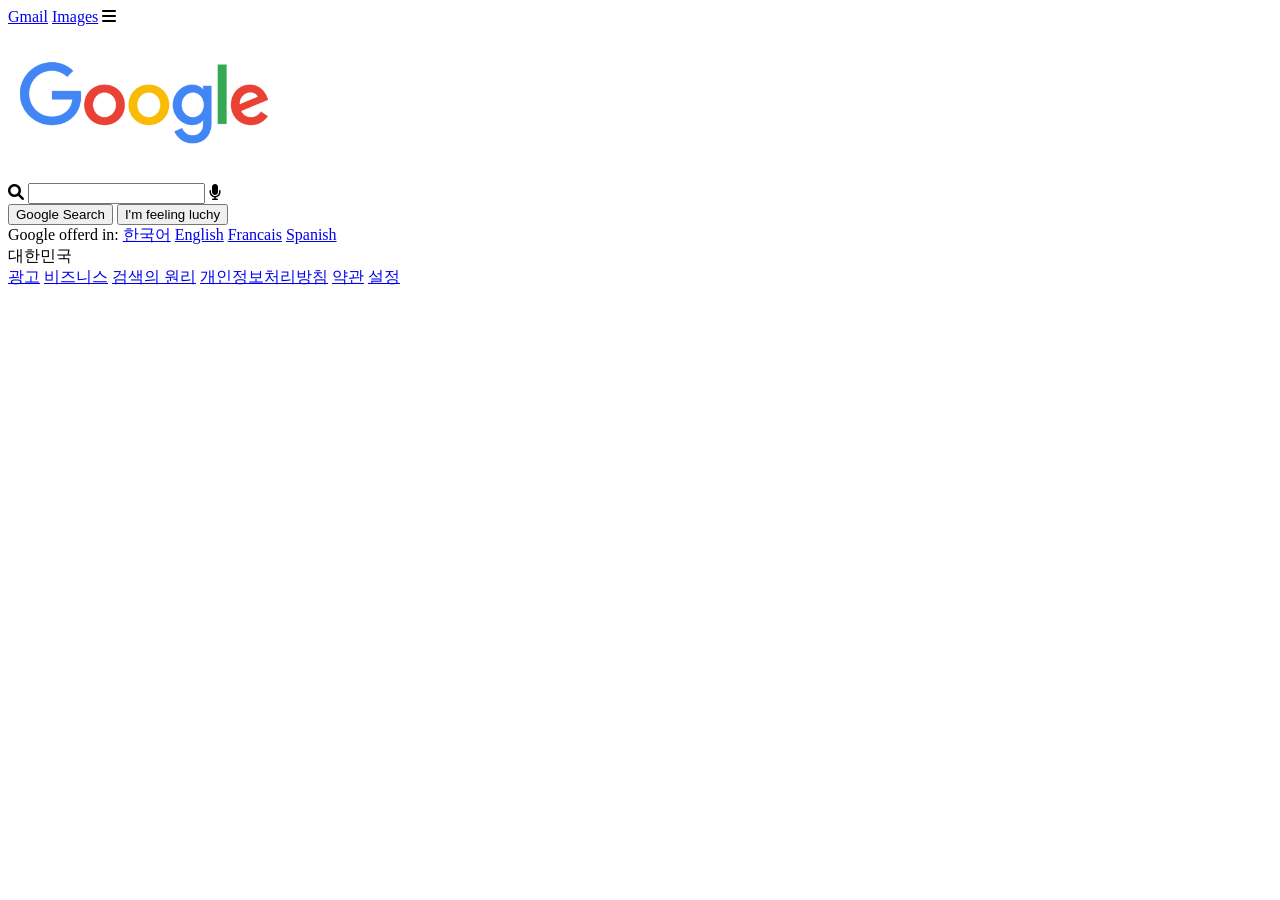
<file: html-day3/index.html>
<!DOCTYPE html>
<html lang="en">
<head>
    <meta charset="UTF-8">
    <meta name="viewport" content="width=device-width, initial-scale=1.0">
    <title>Document</title>
    <link rel="stylesheet" href="https://cdnjs.cloudflare.com/ajax/libs/font-awesome/6.0.0-beta3/css/all.min.css">
</head>
<body>
    <div>
        <a href="#">Gmail</a>
        <a href="#">Images</a>
        <i class="fas fa-bars"></i>
    </div>
    

    <div>
        <img src="google-210916-155837.png" width="272">
        <div>
                <i class="fas fa-search"></i>
                <input type="text"/>
                <i class="fas fa-microphone"></i>
        </div>
        <div>
            <button>Google Search</button>
            <button>I'm feeling luchy</button>
        </div>
        <div>
            Google offerd in:
            <a href="#">한국어</a>
            <a href="#">English</a>
            <a href="#">Francais</a>
            <a href="#">Spanish</a>
        </div>
    </div>


    <div>
        <div>
            대한민국
        </div>
        <div>
            <span>
                <a href="#">광고</a>
                <a href="#">비즈니스</a>
                <a href="#">검색의 원리</a>
            </span>

            <span>
                <a href="#">개인정보처리방침</a>
                <a href="#">약관</a>
                <a href="#">설정</a>
            </span>
 
        </div>
    </div>    
</body>
</html>
</file>
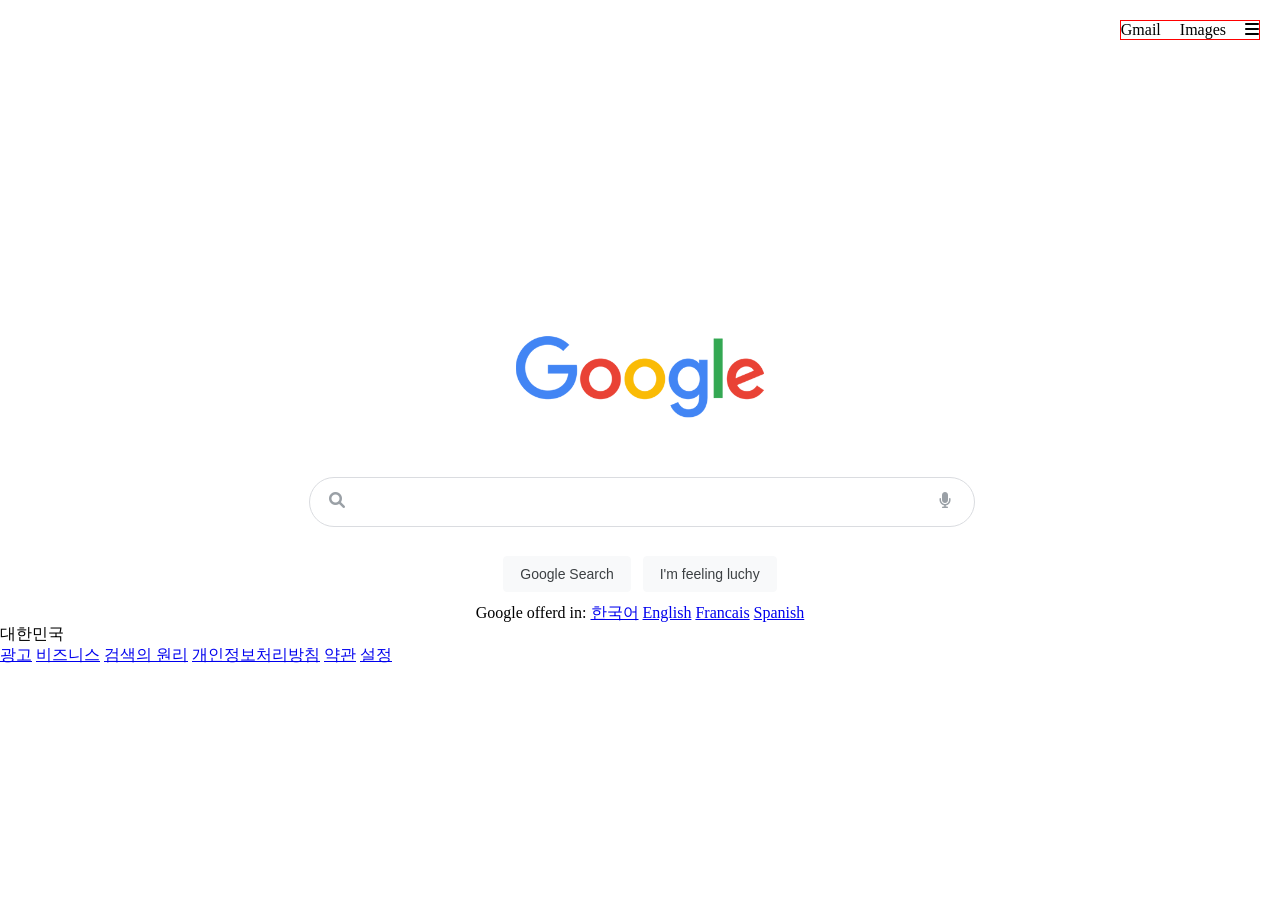
<file: html-day4/index.html>
<!DOCTYPE html>
<html lang="en">
<head>
    <meta charset="UTF-8">
    <meta name="viewport" content="width=device-width, initial-scale=1.0">
    <title>Document</title>
    <link rel="stylesheet" href="style.css">
    <link rel="stylesheet" href="https://cdnjs.cloudflare.com/ajax/libs/font-awesome/6.0.0-beta3/css/all.min.css">
</head>
<body>
    <div class="navbar">
        <a href="#" class="nav-item">Gmail</a>
        <a href="#" class="nav-item">Images</a>
        <i class="fas fa-bars"></i>
    </div>
    

    <div class="main">
        <img src="google-210916-155837.png" width="272">
        <div class="input-area">
                <i class="fas fa-search search-icon"></i>
                <input type ="text", class="input-box"/>
                <i class="fas fa-microphone mic-icon"></i>
        </div>
        <div class="button-area ">
            <button class="button-style">Google Search</button>
            <button class="button-style">I'm feeling luchy</button>
        </div>
        <div>
            Google offerd in:
            <a href="#">한국어</a>
            <a href="#">English</a>
            <a href="#">Francais</a>
            <a href="#">Spanish</a>
        </div>
    </div>


    <div>
        <div>
            대한민국
        </div>
        <div>
            <span>
                <a href="#">광고</a>
                <a href="#">비즈니스</a>
                <a href="#">검색의 원리</a>
            </span>

            <span>
                <a href="#">개인정보처리방침</a>
                <a href="#">약관</a>
                <a href="#">설정</a>
            </span>
 
        </div>
    </div>    
</body>
</html>
</file>
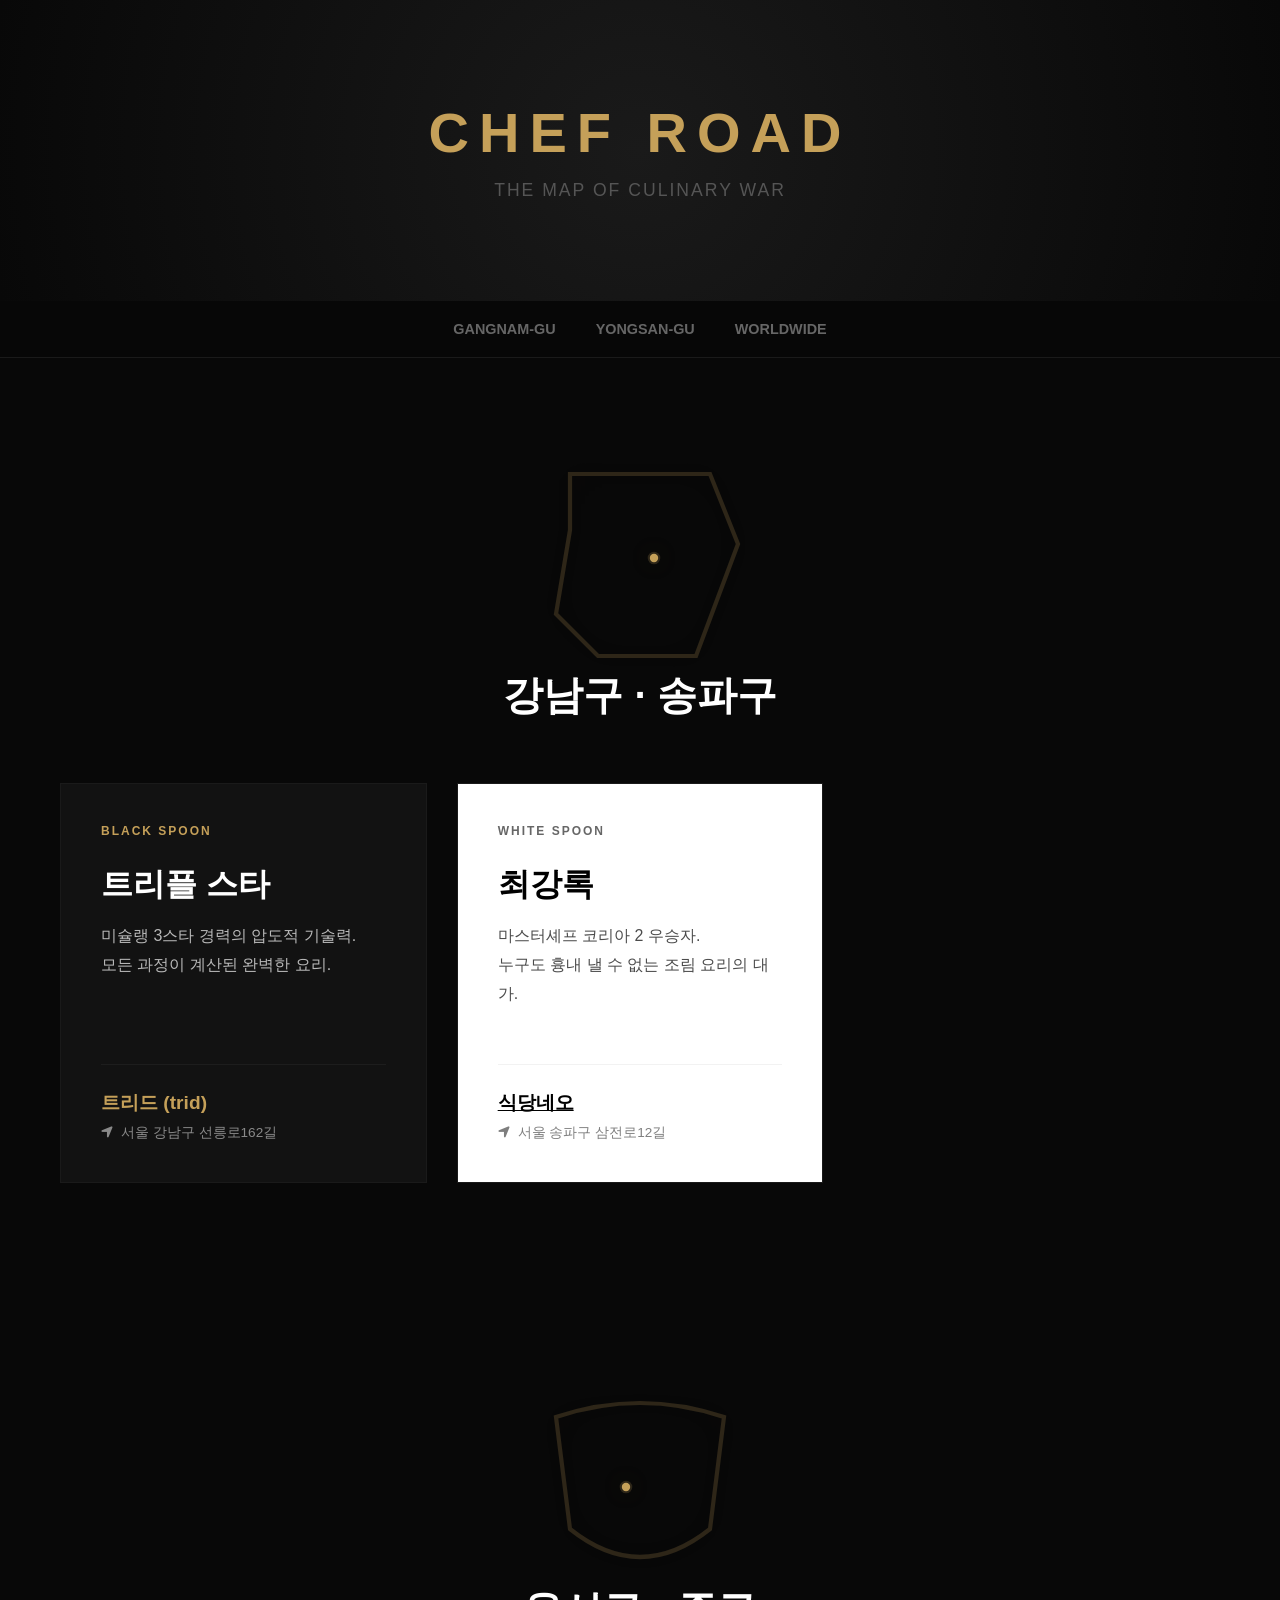
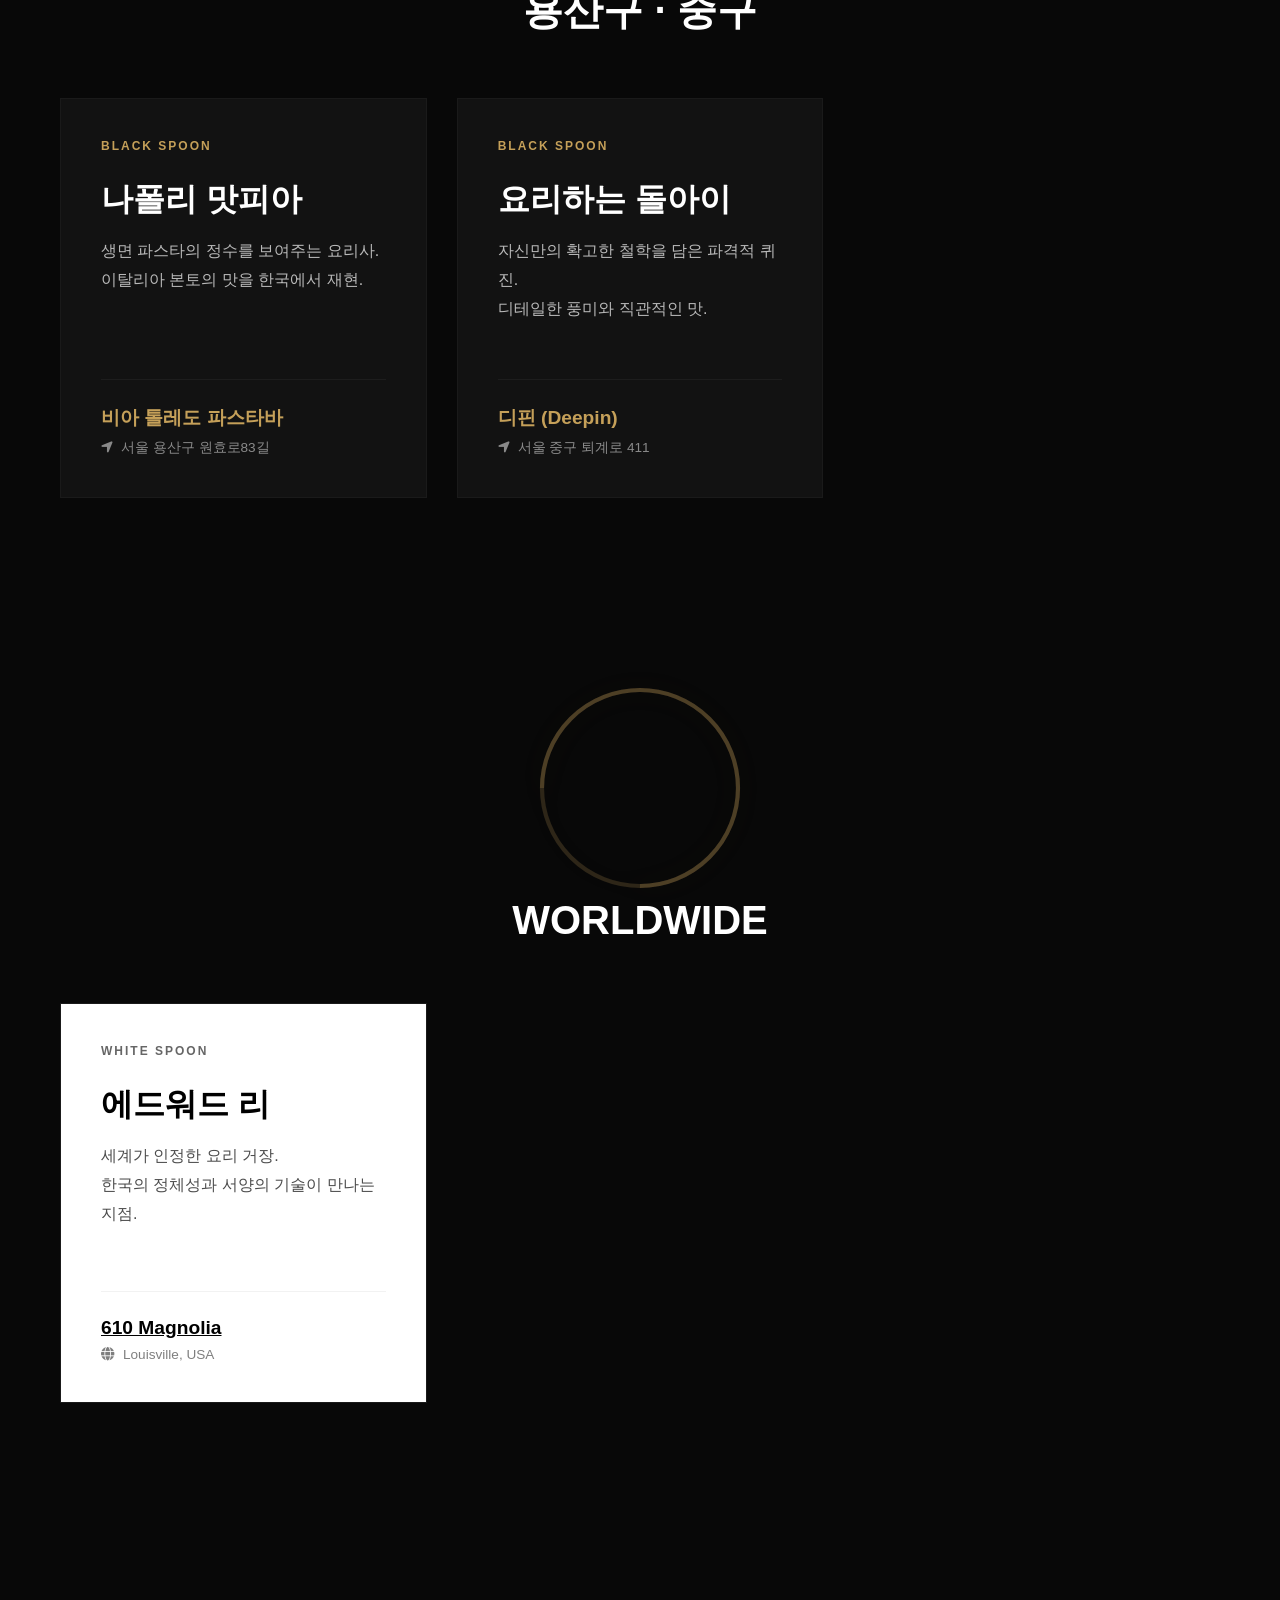
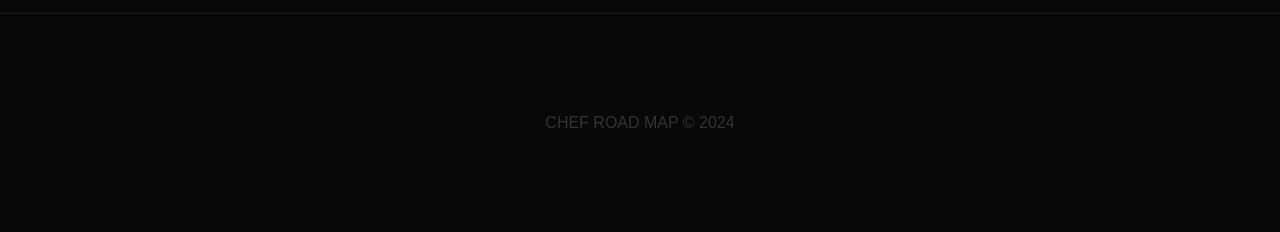
<file: team project/index.html>
<!DOCTYPE html>
<html lang="ko">
<head>
    <meta charset="UTF-8">
    <meta name="viewport" content="width=device-width, initial-scale=1.0">
    <title>CHEF ROAD - 지역 실루엣 가이드</title>
    <link rel="stylesheet" href="https://cdnjs.cloudflare.com/ajax/libs/font-awesome/6.4.0/css/all.min.css">
    <style>
        :root {
            --gold: #c5a059;
            --dark: #080808;
            --card-gray: #121212;
            --font-main: 'Pretendard', sans-serif;
        }

        * { margin: 0; padding: 0; box-sizing: border-box; }
        body { background-color: var(--dark); color: #fff; font-family: var(--font-main); overflow-x: hidden; }

        header { 
            padding: 100px 20px; 
            text-align: center; 
            background: radial-gradient(circle at center, #1a1a1a 0%, #080808 100%);
        }
        header h1 { font-size: 3.5rem; color: var(--gold); letter-spacing: 10px; font-weight: 900; text-transform: uppercase; }
        header p { color: #555; margin-top: 15px; font-size: 1.1rem; letter-spacing: 2px; }

        nav {
            position: sticky; top: 0; background: rgba(8, 8, 8, 0.95);
            padding: 20px 0; z-index: 100; display: flex; justify-content: center; gap: 40px;
            backdrop-filter: blur(15px); border-bottom: 1px solid #1a1a1a;
        }
        nav a { color: #666; text-decoration: none; font-size: 0.9rem; font-weight: 700; transition: 0.3s; }
        nav a:hover { color: var(--gold); }

        .container { max-width: 1200px; margin: 0 auto; padding: 60px 20px; }

        /* 지역별 실루엣 섹션 */
        .region-section {
            margin-bottom: 150px;
            position: relative;
        }

        .region-visual-header {
            text-align: center;
            margin-bottom: 60px;
            position: relative;
        }

        /* 실제 행정구역 실루엣 SVG 스타일 */
        .region-silhouette {
            width: 280px;
            height: 280px;
            margin: 0 auto 20px;
            fill: none;
            stroke: rgba(197, 160, 89, 0.2);
            stroke-width: 1.5;
            filter: drop-shadow(0 0 15px rgba(197, 160, 89, 0.1));
            display: block;
        }

        .region-name-large {
            font-size: 2.5rem;
            font-weight: 900;
            color: #fff;
            margin-top: -50px;
            position: relative;
            z-index: 1;
        }

        /* 셰프 카드 그리드 */
        .chef-grid {
            display: grid;
            grid-template-columns: repeat(auto-fill, minmax(340px, 1fr));
            gap: 30px;
            position: relative;
            z-index: 2;
        }

        .card {
            background: var(--card-gray);
            border: 1px solid #1a1a1a;
            padding: 40px;
            transition: all 0.4s ease;
            display: flex;
            flex-direction: column;
            min-height: 400px;
        }

        .card:hover { 
            border-color: var(--gold); 
            transform: translateY(-10px);
            box-shadow: 0 20px 40px rgba(0,0,0,0.6);
        }

        .card.white-spoon {
            background: #fff;
            color: #000;
        }

        .spoon-type {
            font-size: 0.75rem;
            font-weight: 900;
            letter-spacing: 2px;
            margin-bottom: 25px;
            display: block;
        }
        .black-spoon .spoon-type { color: var(--gold); }
        .white-spoon .spoon-type { color: #666; }

        .chef-name { font-size: 2rem; font-weight: 900; margin-bottom: 15px; }
        .chef-intro { font-size: 1rem; opacity: 0.7; margin-bottom: 40px; line-height: 1.8; }

        .location-meta {
            margin-top: auto;
            border-top: 1px solid rgba(128,128,128,0.1);
            padding-top: 25px;
        }
        .res-name { font-weight: 800; font-size: 1.2rem; color: var(--gold); margin-bottom: 8px; display: block; }
        .white-spoon .res-name { color: #000; text-decoration: underline; }
        .res-addr { font-size: 0.85rem; opacity: 0.5; display: flex; align-items: center; gap: 8px; }

        footer { padding: 100px 20px; text-align: center; border-top: 1px solid #1a1a1a; color: #333; }

        @media (max-width: 768px) {
            .region-silhouette { width: 200px; height: 200px; }
            .region-name-large { font-size: 1.8rem; margin-top: -30px; }
            .chef-grid { grid-template-columns: 1fr; }
        }
    </style>
</head>
<body>

    <header>
        <h1>Chef Road</h1>
        <p>THE MAP OF CULINARY WAR</p>
    </header>

    <nav>
        <a href="#gn-section">GANGNAM-GU</a>
        <a href="#ys-section">YONGSAN-GU</a>
        <a href="#global-section">WORLDWIDE</a>
    </nav>

    <div class="container">

        <!-- 강남구 섹션 -->
        <section id="gn-section" class="region-section">
            <div class="region-visual-header">
                <!-- 강남구 실제 실루엣 SVG -->
                <svg class="region-silhouette" viewBox="0 0 100 100">
                    <path d="M25,20 L75,20 L85,45 L70,85 L35,85 L20,70 L25,40 Z" />
                    <circle cx="55" cy="50" r="1.5" fill="var(--gold)" />
                </svg>
                <h2 class="region-name-large">강남구 · 송파구</h2>
            </div>

            <div class="chef-grid">
                <div class="card black-spoon">
                    <span class="spoon-type">BLACK SPOON</span>
                    <h3 class="chef-name">트리플 스타</h3>
                    <p class="chef-intro">미슐랭 3스타 경력의 압도적 기술력.<br>모든 과정이 계산된 완벽한 요리.</p>
                    <div class="location-meta">
                        <span class="res-name">트리드 (trid)</span>
                        <span class="res-addr"><i class="fas fa-location-arrow"></i> 서울 강남구 선릉로162길</span>
                    </div>
                </div>

                <div class="card white-spoon">
                    <span class="spoon-type">WHITE SPOON</span>
                    <h3 class="chef-name">최강록</h3>
                    <p class="chef-intro">마스터셰프 코리아 2 우승자.<br>누구도 흉내 낼 수 없는 조림 요리의 대가.</p>
                    <div class="location-info location-meta">
                        <span class="res-name">식당네오</span>
                        <span class="res-addr"><i class="fas fa-location-arrow"></i> 서울 송파구 삼전로12길</span>
                    </div>
                </div>
            </div>
        </section>

        <!-- 용산구 섹션 -->
        <section id="ys-section" class="region-section">
            <div class="region-visual-header">
                <!-- 용산구 실제 실루엣 SVG -->
                <svg class="region-silhouette" viewBox="0 0 100 100">
                    <path d="M20,30 Q50,20 80,30 L75,70 Q50,90 25,70 Z" />
                    <circle cx="45" cy="55" r="1.5" fill="var(--gold)" />
                </svg>
                <h2 class="region-name-large">용산구 · 중구</h2>
            </div>

            <div class="chef-grid">
                <div class="card black-spoon">
                    <span class="spoon-type">BLACK SPOON</span>
                    <h3 class="chef-name">나폴리 맛피아</h3>
                    <p class="chef-intro">생면 파스타의 정수를 보여주는 요리사.<br>이탈리아 본토의 맛을 한국에서 재현.</p>
                    <div class="location-meta">
                        <span class="res-name">비아 톨레도 파스타바</span>
                        <span class="res-addr"><i class="fas fa-location-arrow"></i> 서울 용산구 원효로83길</span>
                    </div>
                </div>

                <div class="card black-spoon">
                    <span class="spoon-type">BLACK SPOON</span>
                    <h3 class="chef-name">요리하는 돌아이</h3>
                    <p class="chef-intro">자신만의 확고한 철학을 담은 파격적 퀴진.<br>디테일한 풍미와 직관적인 맛.</p>
                    <div class="location-meta">
                        <span class="res-name">디핀 (Deepin)</span>
                        <span class="res-addr"><i class="fas fa-location-arrow"></i> 서울 중구 퇴계로 411</span>
                    </div>
                </div>
            </div>
        </section>

        <!-- 글로벌 섹션 -->
        <section id="global-section" class="region-section">
            <div class="region-visual-header">
                <svg class="region-silhouette" viewBox="0 0 100 100">
                    <circle cx="50" cy="50" r="35" />
                    <path d="M50,15 A35,35 0 0,1 50,85 M15,50 A35,35 0 0,1 85,50" />
                </svg>
                <h2 class="region-name-large">WORLDWIDE</h2>
            </div>

            <div class="chef-grid">
                <div class="card white-spoon">
                    <span class="spoon-type">WHITE SPOON</span>
                    <h3 class="chef-name">에드워드 리</h3>
                    <p class="chef-intro">세계가 인정한 요리 거장.<br>한국의 정체성과 서양의 기술이 만나는 지점.</p>
                    <div class="location-meta">
                        <span class="res-name">610 Magnolia</span>
                        <span class="res-addr"><i class="fas fa-globe"></i> Louisville, USA</span>
                    </div>
                </div>
            </div>
        </section>

    </div>

    <footer>
        <p>CHEF ROAD MAP &copy; 2024</p>
    </footer>

</body>
</html>
</file>
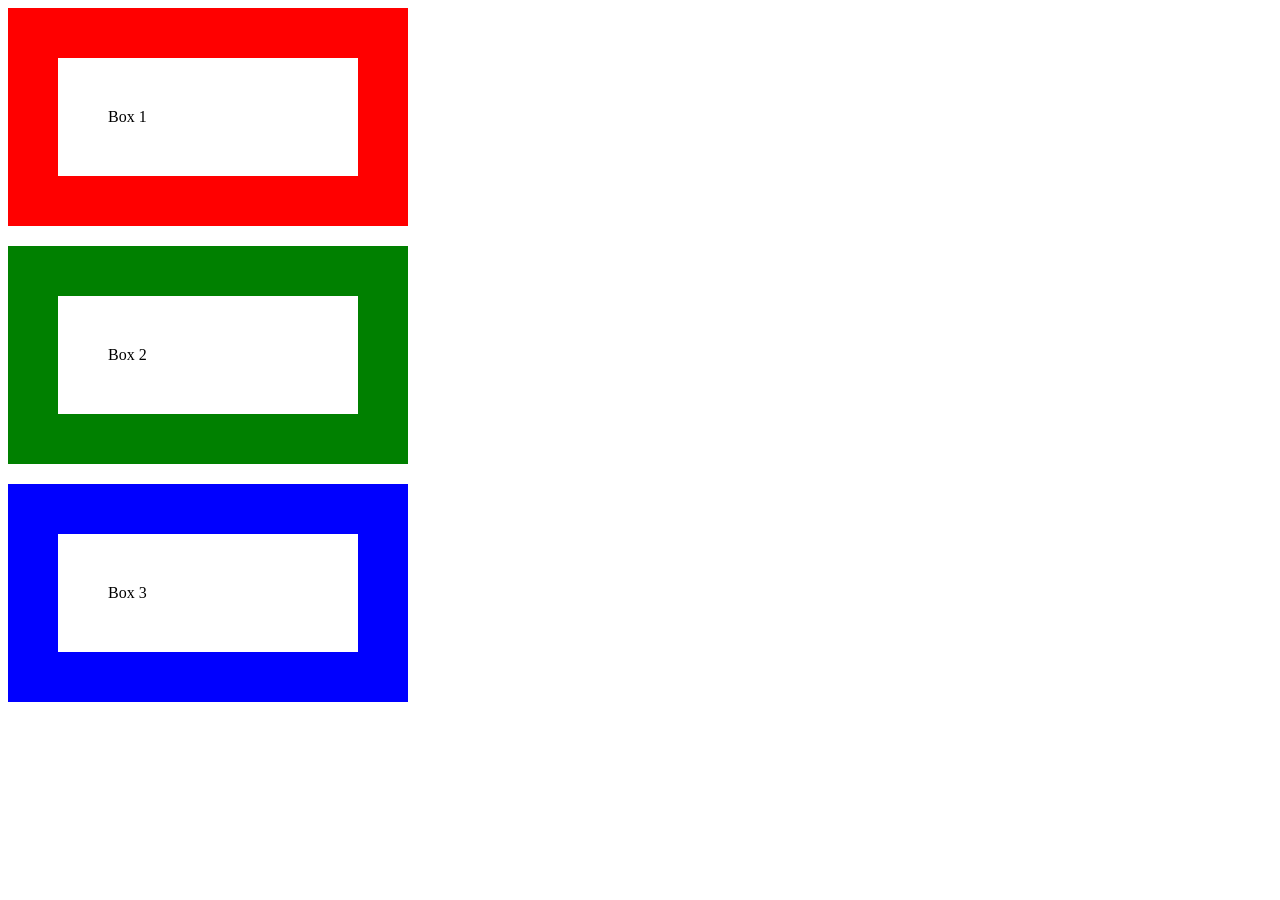
<file: html-day2/css.html>
<!DOCTYPE html>
<html>
<head>
    <style>
        /* CSS 영역: 여기에 디자인 코드를 넣습니다 */
        .box {
            border: 50px solid red;
            padding: 50px;
            width: 200px;
            margin-bottom: 20px;
        }

        .green {
            border-color: green;
        }

        .blue {
            border-color: blue;
        }
    </style>
</head>
<body>

    <div>
        <div class="box">Box 1</div>
        <div class="box green">Box 2</div>
        <div class="box blue">Box 3</div>
    </div>

</body>
</html>
</file>
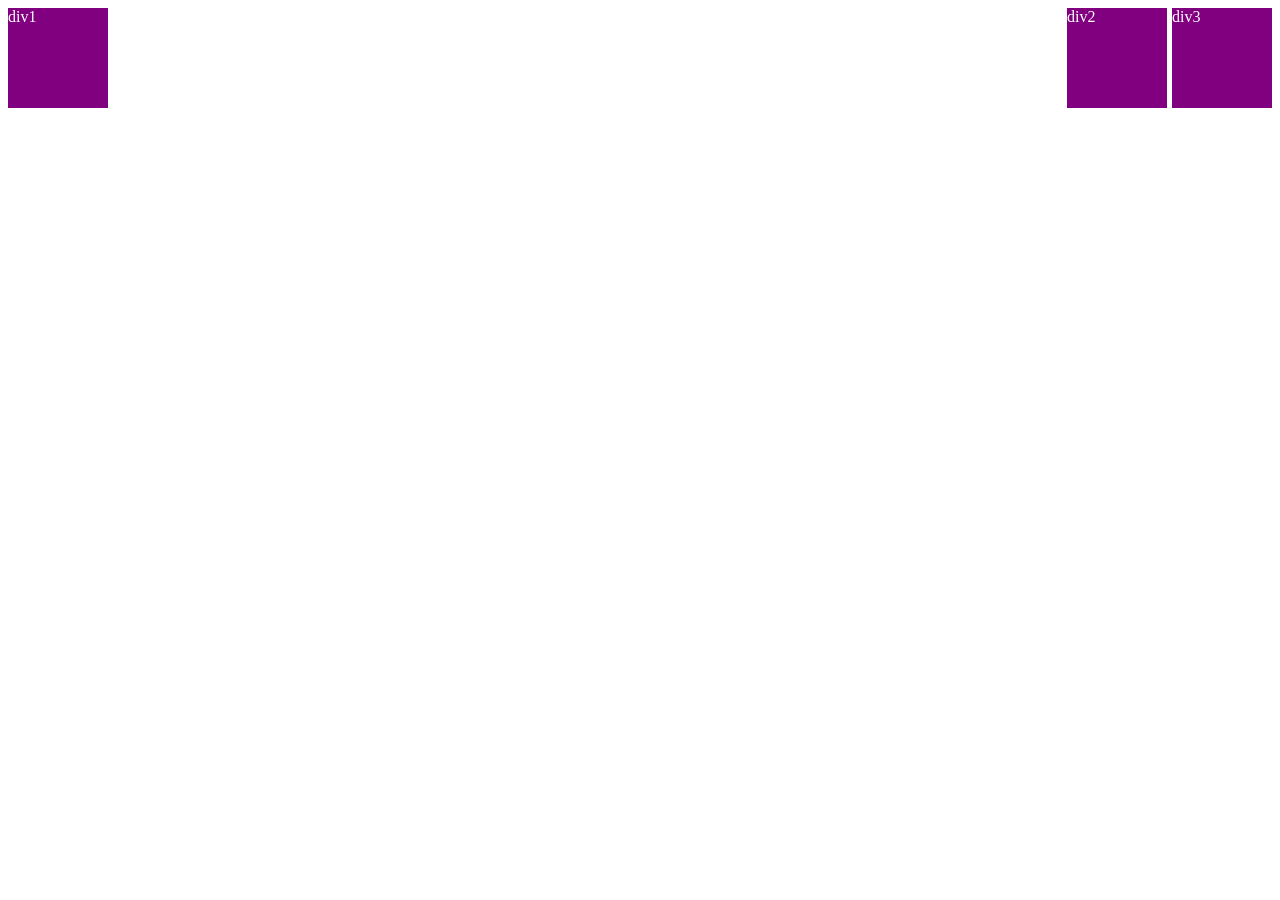
<file: html-day5/문제1번/quest1.html>
<!DOCTYPE html>
<html lang="en">

<head>
    <meta charset="UTF-8">
    <meta http-equiv="X-UA-Compatible" content="IE=edge">
    <meta name="viewport" content="width=device-width, initial-scale=1.0">
    <link rel="stylesheet" href="style.css">
    <title>Document</title>
</head>

<body>
    <div class="main">
        <div class="box">
            div1
        </div>
        <div class="sub-main">
            <div class="box mr-5">
                div2
            </div>
            <div class="box">
                div3
            </div>
        </div>
    </div>

</body>

</html>
</file>
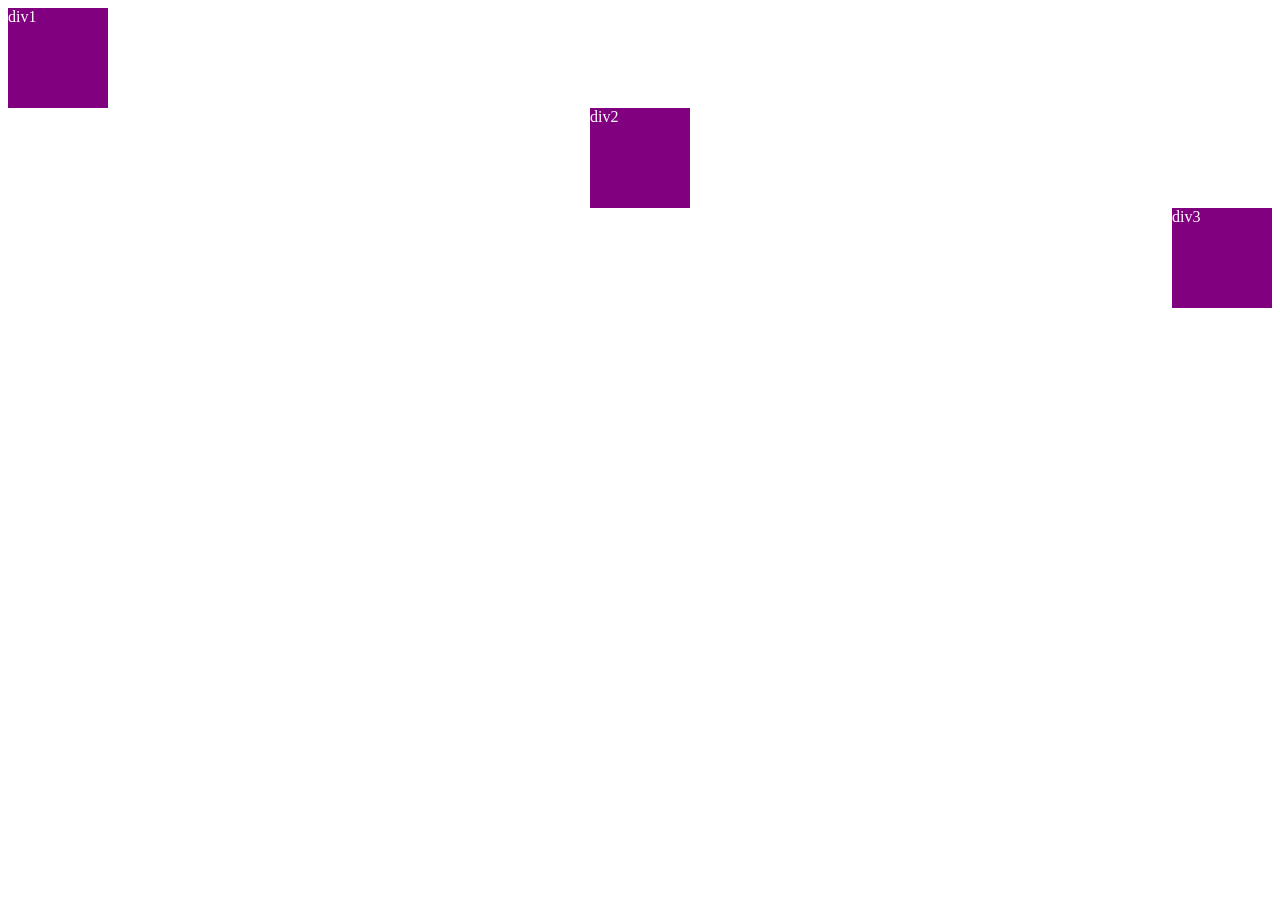
<file: html-day5/문제2번/quest2.html>
<!DOCTYPE html>
<html lang="en">

<head>
    <meta charset="UTF-8">
    <meta http-equiv="X-UA-Compatible" content="IE=edge">
    <meta name="viewport" content="width=device-width, initial-scale=1.0">
    <link rel="stylesheet" href="style.css">
    <title>Document</title>
</head>

<body>
    <div class="main">
        <div class="box">
            div1
        </div>

        <div class="box box-center">
            div2
        </div>
        <div class="box box-end">
            div3
        </div>
    </div>
</body>

</html>
</file>
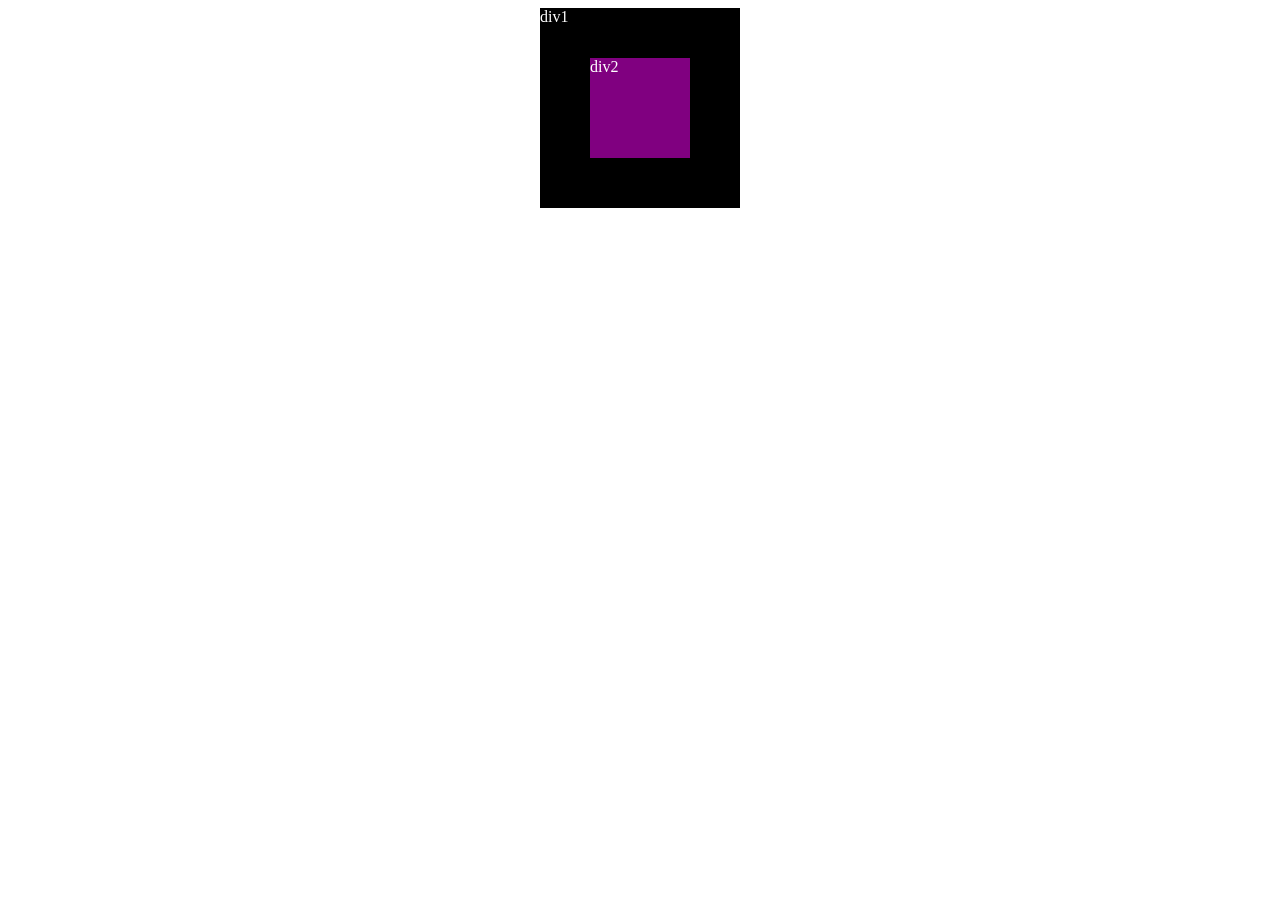
<file: html-day5/문제3번/quest3.html>
<!DOCTYPE html>
<html lang="en">

<head>
    <meta charset="UTF-8">
    <meta http-equiv="X-UA-Compatible" content="IE=edge">
    <meta name="viewport" content="width=device-width, initial-scale=1.0">
    <link rel="stylesheet" href="style.css">
    <title>Document</title>
</head>

<body>
    <div class="main">
        <div class="box-big">
            div1
            <div class="box box-position">
                div2
            </div>
        </div>
    </div>
</body>

</html>
</file>
<file: html-day4/style.css>
body{display: contents;}

.navbar {float: right;
margin: 20px;
border: 1px solid red;}

.nav-item {text-decoration: none;
color: black;
 margin-right: 15px;}

 .nav-item:hover {text-decoration: underline;}


 .main {margin-top: 300px;
text-align: center;}

.input-area{margin-top: 20px;}

.input-box{
    width: 584px;
    height: 46px;
    border-radius: 26px;
    border: 1px solid #dadce0;
    padding-left: 40px;
    padding-right: 40px;}
   
.search-icon{
    position: relative;
    left: 40px;
    color: #9aa0a6;
}

.mic-icon{
    position: relative;
    right: 40px;
    color: #9aa0a6;
}

.button-area{
    padding-top: 18px;
}

.button-style{
    background-color: rgb(248, 249, 250);
    color: rgb(60, 64, 67);
    font-size: 14px;
    height: 36px;
    cursor: pointer;
    border-width: 1px;
    border-style: solid;
    border-color: rgb(248, 249, 250);
    border-image: initial;
    margin: 11px 4px;
    padding: 0px 16px;
    border-radius: 4px;
}

.button-style:hover{    
    box-shadow: rgba(0, 0, 0, 0.1) 0px 1px 1px;
    background-color: rgb(248, 249, 250);
    color: rgb(32, 33, 36);
    border-width: 1px;
    border-style: solid;
    border-color: rgb(218, 220, 224);
    border-image: initial;}
</file>
<file: html-day5/문제1번/style.css>
.main {
  display: flex;
  justify-content: space-between;
}
.box {
  width: 100px;
  height: 100px;
  background-color: purple;
  color: white;
}
.sub-main {
  display: flex;
}
.mr-5 {
  margin-right: 5px;
}


전부 복습해야함
</file>
<file: html-day5/문제2번/style.css>
.main {
  display: flex;
  flex-direction: column;
}
.box {
  width: 100px;
  height: 100px;
  background-color: purple;
  color: white;
}
.box-center {
  align-self: center;
}
.box-end {
  align-self: flex-end;
}
</file>
<file: html-day5/문제3번/style.css>
.main {
  display: flex;
  justify-content: center;
}
.box {
  width: 100px;
  height: 100px;
  background-color: purple;
  color: white;
}
.box-big {
  width: 200px;
  height: 200px;
  background-color: black;
  color: white;
  position: relative;
}
.box-position {
  position: absolute;
  left: 50px;
  top: 50px;
}
</file>
